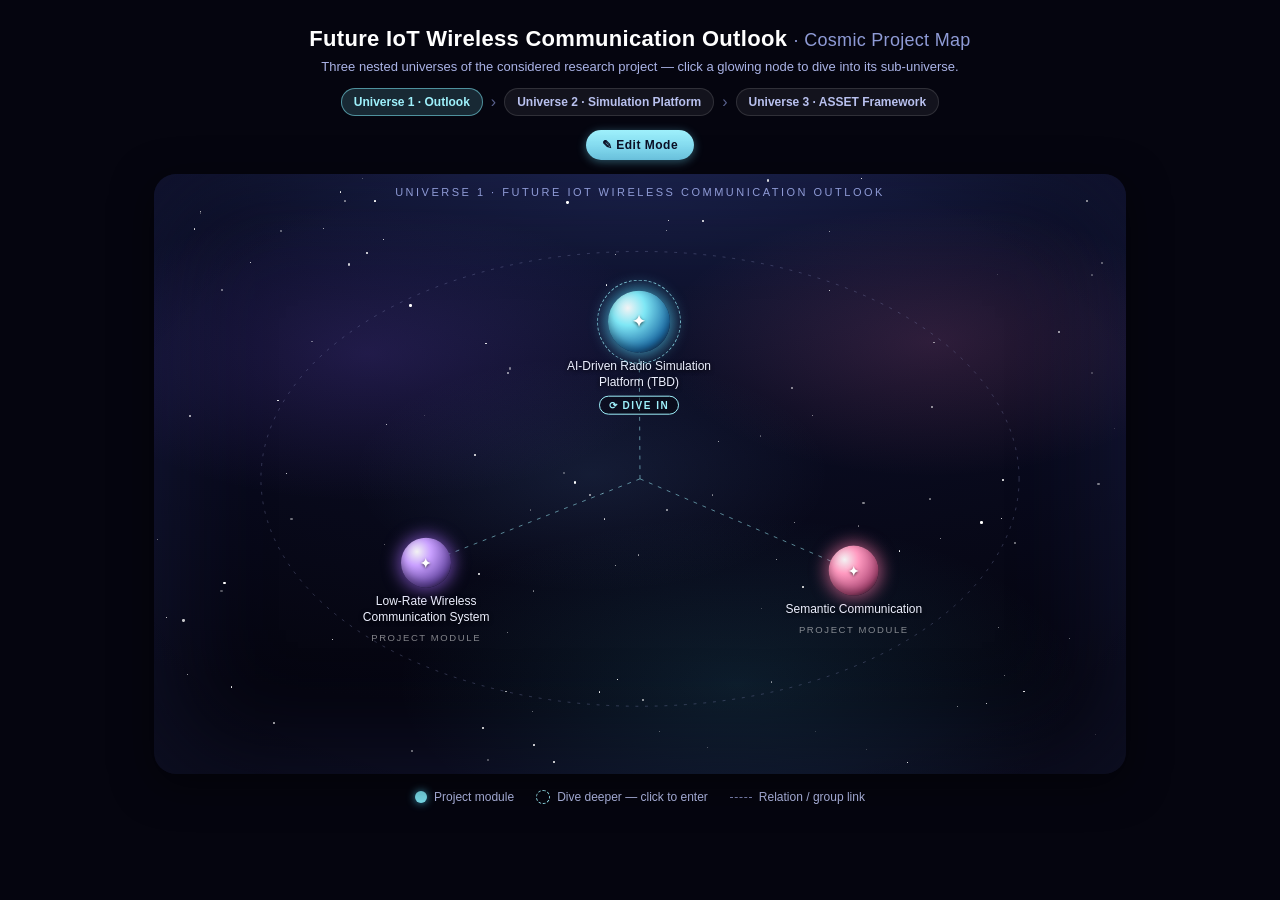
<file: asset_cosmic_map.html>
<!DOCTYPE html>
<html lang="en">
<head>
<meta charset="UTF-8">
<meta name="viewport" content="width=device-width, initial-scale=1.0">
<title>Future IoT Wireless Communication Outlook</title>
<style>
*{box-sizing:border-box;margin:0;padding:0;}
html,body{background:#05050f;}
body{font-family:'Segoe UI',Roboto,'Helvetica Neue',Arial,sans-serif;color:#e9ecff;}
.wrap{max-width:1000px;margin:0 auto;padding:20px 14px 28px;}

.hd{text-align:center;padding:6px 0 14px;}
.title{font-size:22px;font-weight:700;letter-spacing:.3px;color:#fff;}
.title .dim{color:#8f9bd6;font-weight:500;font-size:18px;}
.sub{margin-top:7px;font-size:13px;color:#aab3e6;}
.crumbs{margin-top:14px;display:flex;justify-content:center;align-items:center;gap:8px;flex-wrap:wrap;}
.crumb{padding:6px 12px;border-radius:999px;font-size:12px;font-weight:600;color:#b9c1ef;background:rgba(255,255,255,.06);border:1px solid rgba(255,255,255,.12);cursor:pointer;transition:.2s;}
.crumb.active{background:rgba(127,231,245,.16);border-color:rgba(127,231,245,.55);color:#9ef0fb;}
.crumb:hover{background:rgba(255,255,255,.12);}
.sep{color:#5a628f;}
.editbar{margin-top:14px;display:flex;justify-content:center;align-items:center;gap:10px;flex-wrap:wrap;}
.ebtn{font-size:12px;font-weight:700;letter-spacing:.5px;color:#0b1026;background:linear-gradient(180deg,#9ef0fb,#6fcbe8);border:none;border-radius:999px;padding:8px 16px;cursor:pointer;transition:.2s;box-shadow:0 2px 10px rgba(110,220,250,.4);}
.ebtn:hover{filter:brightness(1.08);}
.ebtn.on{background:linear-gradient(180deg,#ffd98a,#e8b54a);color:#221602;}
.ehint{font-size:11.5px;color:#aab3e6;max-width:540px;}

.stage{position:relative;min-height:600px;border-radius:22px;overflow:hidden;
  background:radial-gradient(120% 90% at 50% 0%, #151b3d 0%, #0a0c22 45%, #05050f 100%);
  box-shadow:inset 0 0 120px rgba(60,70,160,.25), 0 10px 40px rgba(0,0,0,.5);}
.nebula{position:absolute;inset:0;pointer-events:none;
  background:
    radial-gradient(45% 35% at 22% 30%, rgba(120,80,220,.20), transparent 70%),
    radial-gradient(40% 32% at 80% 28%, rgba(230,110,170,.16), transparent 70%),
    radial-gradient(50% 40% at 60% 85%, rgba(60,170,200,.14), transparent 70%),
    radial-gradient(35% 28% at 45% 50%, rgba(120,180,255,.10), transparent 70%);}
.star{position:absolute;border-radius:50%;background:#fff;pointer-events:none;}
.star.tw{animation:tw 3s ease-in-out infinite;}
@keyframes tw{0%,100%{opacity:.12;}50%{opacity:.85;}}
.stage::after{content:"";position:absolute;inset:0;pointer-events:none;background:radial-gradient(90% 90% at 50% 50%, transparent 58%, rgba(0,0,0,.5) 100%);}

.level{position:absolute;inset:0;opacity:0;visibility:hidden;transform:scale(.95);
  transition:opacity .4s ease, transform .4s ease, visibility 0s linear .4s;}
.level.active{opacity:1;visibility:visible;transform:scale(1);
  transition:opacity .4s ease, transform .4s ease, visibility 0s linear 0s;}
.level.leave-deep{transform:scale(1.1);}
.level.leave-shallow{transform:scale(.88);}
.level.enter-deep{transform:scale(1.02);}
.level.enter-shallow{transform:scale(.98);}
.lv-title{position:absolute;top:12px;left:0;right:0;text-align:center;font-size:11px;letter-spacing:2.5px;color:#8f9bd6;text-transform:uppercase;pointer-events:none;}

.links{position:absolute;inset:0;width:100%;height:100%;pointer-events:none;}

.node{position:absolute;transform:translate(-50%,-50%);display:flex;flex-direction:column;align-items:center;gap:6px;cursor:default;z-index:2;}
.node.clickable{cursor:pointer;}
.orb{position:relative;width:50px;height:50px;border-radius:50%;display:flex;align-items:center;justify-content:center;
  background:radial-gradient(circle at 32% 28%, rgba(255,255,255,.95) 0%, var(--c1) 28%, var(--c2) 70%, rgba(15,8,35,.95) 100%);
  box-shadow:0 0 16px 3px var(--glow), inset 0 -4px 8px rgba(0,0,0,.35);
  color:#fff;font-weight:800;font-size:13px;letter-spacing:.5px;}
.orb.core{width:62px;height:62px;font-size:16px;}
.orb .mono{text-shadow:0 1px 3px rgba(0,0,0,.7);}
.node .label{max-width:150px;text-align:center;font-size:12px;line-height:1.32;color:#edf0ff;font-weight:500;text-shadow:0 1px 4px rgba(0,0,0,.9);}
.node .tag{font-size:9.5px;letter-spacing:1.6px;color:rgba(255,255,255,.5);text-transform:uppercase;}
.dive{font-size:10px;font-weight:700;letter-spacing:1.5px;color:var(--dc);background:rgba(0,0,0,.35);border:1px solid var(--dc);padding:3px 9px;border-radius:999px;animation:pulse 1.8s ease-in-out infinite;}
@keyframes pulse{0%,100%{box-shadow:0 0 0 0 rgba(255,255,255,0);}50%{box-shadow:0 0 12px 1px var(--glow);}}
.ring{position:absolute;left:50%;top:50%;width:84px;height:84px;margin-left:-42px;margin-top:-42px;border-radius:50%;border:1.5px dashed var(--dc);opacity:.75;animation:spin 16s linear infinite;pointer-events:none;}
@keyframes spin{to{transform:rotate(360deg);}}
.orbwrap{position:relative;display:flex;align-items:center;justify-content:center;}
.gchip{position:absolute;transform:translate(-50%,-50%);font-size:10.5px;letter-spacing:1.5px;color:var(--gc);text-transform:uppercase;white-space:nowrap;background:rgba(5,5,15,.5);border:1px solid var(--gc);border-radius:999px;padding:4px 11px;z-index:2;}
.pos{display:none;font-size:9.5px;font-weight:600;letter-spacing:.3px;color:#9ef0fb;background:rgba(0,0,0,.55);border:1px solid rgba(158,240,251,.35);padding:1px 6px;border-radius:6px;white-space:nowrap;z-index:3;}
.backbtn{position:absolute;left:12px;bottom:12px;z-index:6;font-size:12px;font-weight:700;letter-spacing:.5px;color:#0b1026;background:linear-gradient(180deg,#c9c3ff,#9e8ce8);border:none;border-radius:999px;padding:8px 16px;cursor:pointer;box-shadow:0 2px 12px rgba(140,120,255,.35);transition:.2s;}
.backbtn:hover{filter:brightness(1.08);}
.editing .pos{display:block;}
.editing .node,.editing .gchip,.editing .asset-orb,.editing .asset-icon{cursor:grab;touch-action:none;}
.editing .node:active,.editing .gchip:active,.editing .asset-orb:active,.editing .asset-icon:active{cursor:grabbing;}
.asset-orb,.asset-icon{position:absolute;transform:translate(-50%,-50%);z-index:2;cursor:default;}
.asset-orb{--size:44px;}
.asset-orb .orb{width:var(--size);height:var(--size);}
.asset-icon{--size:40px;}
.icon-square{width:var(--size);height:var(--size);border-radius:8px;display:flex;align-items:center;justify-content:center;font-weight:900;font-size:calc(var(--size)*0.45);letter-spacing:1px;color:var(--ic);background:rgba(5,5,15,.75);border:2px solid var(--ic);box-shadow:0 0 12px 2px var(--ic), inset 0 0 8px rgba(255,255,255,.08);}
.del-btn{position:absolute;top:-10px;right:-10px;width:20px;height:20px;border-radius:50%;background:#ff2a6d;color:#fff;font-size:13px;font-weight:900;display:none;align-items:center;justify-content:center;cursor:pointer;z-index:5;border:1px solid rgba(255,255,255,.45);box-shadow:0 0 8px rgba(255,42,109,.6);line-height:1;}
.editing .asset-orb .del-btn,.editing .asset-icon .del-btn{display:flex;}
.asset-orb.selected,.asset-icon.selected{outline:2px dashed #9ef0fb;outline-offset:6px;border-radius:10px;}
.inspector{display:none;flex-wrap:wrap;align-items:center;gap:10px;margin-top:10px;padding:10px 14px;background:rgba(10,15,40,.88);border:1px solid rgba(158,240,251,.3);border-radius:12px;font-size:12px;color:#b9c1ef;}
.inspector.show{display:flex;}
.inspector label{display:flex;align-items:center;gap:6px;}
.inspector input[type=range]{width:120px;accent-color:#9ef0fb;}
.inspector input[type=color]{width:34px;height:26px;padding:0;border:1px solid rgba(158,240,251,.4);border-radius:6px;background:transparent;cursor:pointer;}
.inspector .ins-del{background:linear-gradient(180deg,#ff8ab8,#ff2a6d);color:#fff;border:none;border-radius:999px;padding:5px 12px;font-size:11px;font-weight:700;cursor:pointer;box-shadow:0 2px 8px rgba(255,42,109,.4);}
.inspector #insLabel{font-weight:700;color:#9ef0fb;}

.asset-tooltip{position:absolute;left:calc(100% + 12px);top:50%;transform:translateY(-50%) translateX(4px);
  padding:6px 12px;background:rgba(8,12,30,.92);border:1px solid rgba(158,240,251,.35);border-radius:8px;
  font-size:11px;font-weight:600;letter-spacing:1.2px;color:#9ef0fb;
  text-shadow:0 0 8px rgba(158,240,251,.4);
  box-shadow:0 0 14px rgba(158,240,251,.18),0 4px 18px rgba(0,0,0,.55);
  max-width:240px;white-space:normal;text-align:left;line-height:1.45;
  opacity:0;pointer-events:none;transition:opacity .25s ease,transform .25s ease;z-index:10;}
.asset-tooltip.show{opacity:1;transform:translateY(-50%) translateX(0);}
.asset-tooltip::before{content:'';position:absolute;top:50%;right:100%;margin-top:-6px;border:6px solid transparent;border-right-color:rgba(158,240,251,.35);}
.asset-tooltip::after{content:'';position:absolute;top:50%;right:100%;margin-top:-5px;margin-right:1px;border:5px solid transparent;border-right-color:rgba(8,12,30,.92);}
.node:hover,.asset-orb:hover{z-index:100;}

.legend{display:flex;flex-wrap:wrap;gap:14px 22px;justify-content:center;margin-top:16px;font-size:12px;color:#b9c1ef;}
.legend .li{display:flex;align-items:center;gap:7px;}
.legend .dot{width:12px;height:12px;border-radius:50%;display:inline-block;}
.legend .ldot{width:14px;height:14px;border-radius:50%;border:1.5px dashed #9ef0fb;display:inline-block;}
.legend .ln{width:22px;height:0;border-top:1.5px dashed #7f86b5;display:inline-block;}

@media (max-width:560px){
  .title{font-size:18px;} .title .dim{font-size:15px;}
  .sub{font-size:12px;}
  .stage{min-height:640px;}
  .orb{width:40px;height:40px;font-size:11px;}
  .orb.core{width:48px;height:48px;font-size:14px;}
  .ring{width:66px;height:66px;margin-left:-33px;margin-top:-33px;}
  .node .label{max-width:96px;font-size:10.5px;line-height:1.25;}
  .dive{font-size:9px;padding:2px 7px;}
  .gchip{font-size:9px;padding:3px 8px;}
  .backbtn{left:8px;bottom:8px;font-size:11px;padding:7px 13px;}
  .asset-orb{--size:34px;}
  .asset-icon{--size:32px;}
}
</style>
</head>
<body>
<div class="wrap">
  <div class="hd">
    <div class="title">Future IoT Wireless Communication Outlook <span class="dim">· Cosmic Project Map</span></div>
    <div class="sub">Three nested universes of the considered research project — click a glowing node to dive into its sub-universe.</div>
    <div class="crumbs">
      <span class="crumb active" data-l="1">Universe 1 · Outlook</span><span class="sep">›</span>
      <span class="crumb" data-l="2">Universe 2 · Simulation Platform</span><span class="sep">›</span>
      <span class="crumb" data-l="3">Universe 3 · ASSET Framework</span>
    </div>
    <div class="editbar">
      <button id="editBtn" class="ebtn" type="button">✎ Edit Mode</button>
      <button id="copyBtn" class="ebtn" type="button" style="display:none;">📋 Copy positions</button>
      <button id="addOrbBtn" class="ebtn" type="button" style="display:none;">+ Orb</button>
      <button id="addPBtn" class="ebtn" type="button" style="display:none;">+ P</button>
      <button id="addCBtn" class="ebtn" type="button" style="display:none;">+ C</button>
      <button id="addRBtn" class="ebtn" type="button" style="display:none;">+ R</button>
      <span id="editHint" class="ehint" style="display:none;">Drag any module to reposition, or use + buttons to add orbs and P/C/R icons. When done, click Copy positions and paste the list into chat, or just tell me the positions.</span>
      <div id="inspector" class="inspector">
        <span id="insLabel">Selected: —</span>
        <label>Size <input id="insSize" type="range" min="20" max="120" value="44"></label>
        <label>Color <input id="insColor" type="color" value="#7fe7f5"></label>
        <button id="insDel" class="ins-del" type="button">🗑 Delete</button>
      </div>
    </div>
  </div>

  <div class="stage" id="stage">
    <div class="nebula" id="nebula"></div>

    <!-- LEVEL 1 : THE PROJECT UNIVERSE -->
    <div class="level active" id="lv1">
      <div class="lv-title">Universe 1 · Future IoT Wireless Communication Outlook</div>
      <svg class="links" viewBox="0 0 1000 620" preserveAspectRatio="none">
        <ellipse cx="500" cy="315" rx="390" ry="235" stroke="#7f86b5" stroke-dasharray="3 7" fill="none" opacity=".35"/>
        <line x1="500" y1="315" x2="499" y2="184.76" stroke="#9ef0fb" stroke-dasharray="4 6" opacity=".55" data-src-xy="500,315" data-dst="g1"/>
        <line x1="500" y1="315" x2="280" y2="430" stroke="#9ef0fb" stroke-dasharray="4 6" opacity=".55" data-src-xy="500,315" data-dst="g2"/>
        <line x1="500" y1="315" x2="720" y2="430" stroke="#9ef0fb" stroke-dasharray="4 6" opacity=".55" data-src-xy="500,315" data-dst="g3"/>
      </svg>
      <div class="node clickable" data-id="g1" style="left:49.9%;top:29.8%;--dc:#9ef0fb;--glow:rgba(80,200,235,.7);" data-goto="2">
        <div class="orbwrap">
          <div class="ring"></div>
          <div class="orb core" style="--c1:#7fe7f5;--c2:#1f6fa8;--glow:rgba(80,200,235,.7);"><span class="mono">✦</span></div>
        </div>
        <div class="label">AI-Driven Radio Simulation Platform (TBD)</div>
        <div class="dive">⟳ DIVE IN</div>
      </div>
      <div class="node" data-id="g2" style="left:28%;top:69.4%;">
        <div class="orb" style="--c1:#c9a0ff;--c2:#6a4aa8;--glow:rgba(170,110,255,.6);"><span class="mono">✦</span></div>
        <div class="label">Low-Rate Wireless Communication System</div>
        <div class="tag">Project Module</div>
      </div>
      <div class="node" data-id="g3" style="left:72%;top:69.4%;">
        <div class="orb" style="--c1:#ff9ac0;--c2:#b04a78;--glow:rgba(255,120,170,.6);"><span class="mono">✦</span></div>
        <div class="label">Semantic Communication</div>
        <div class="tag">Project Module</div>
      </div>
    </div>

    <!-- LEVEL 2 : THE ASSET UNIVERSE -->
    <div class="level" id="lv2">
      <div class="lv-title">Universe 2 · AI-Driven Radio Simulation Platform (TBD)</div>
      <svg class="links" viewBox="0 0 1000 620" preserveAspectRatio="none">
        <!-- orbit rings removed to fit the new freeform layout -->
        <line x1="500" y1="334.8" x2="342" y2="193.44" stroke="#b98cff" stroke-dasharray="3 5" opacity=".5" data-src="asset" data-dst="a1"/>
        <line x1="500" y1="334.8" x2="152" y2="234.36" stroke="#b98cff" stroke-dasharray="3 5" opacity=".5" data-src="asset" data-dst="a2"/>
        <line x1="500" y1="334.8" x2="165" y2="441.44" stroke="#b98cff" stroke-dasharray="3 5" opacity=".5" data-src="asset" data-dst="a3"/>
        <line x1="500" y1="334.8" x2="348" y2="481.74" stroke="#b98cff" stroke-dasharray="3 5" opacity=".5" data-src="asset" data-dst="a4"/>
        <line x1="500" y1="334.8" x2="627" y2="196.54" stroke="#ff8ab8" stroke-dasharray="3 5" opacity=".5" data-src="asset" data-dst="b1"/>
        <line x1="500" y1="334.8" x2="780" y2="195.3" stroke="#ff8ab8" stroke-dasharray="3 5" opacity=".5" data-src="asset" data-dst="b2"/>
        <line x1="500" y1="334.8" x2="886" y2="345.96" stroke="#ff8ab8" stroke-dasharray="3 5" opacity=".5" data-src="asset" data-dst="b3"/>
        <line x1="500" y1="334.8" x2="806" y2="456.94" stroke="#ff8ab8" stroke-dasharray="3 5" opacity=".5" data-src="asset" data-dst="b4"/>
        <line x1="500" y1="334.8" x2="633" y2="473.06" stroke="#ff8ab8" stroke-dasharray="3 5" opacity=".5" data-src="asset" data-dst="b5"/>
      </svg>
      <div class="gchip" data-id="chip1" style="left:20%;top:15%;--gc:#b98cff;">Project 1 · Large-Scale Radio Simulation</div>
      <div class="gchip" data-id="chip2" style="left:80%;top:15%;--gc:#ff8ab8;">Project 2 · Small-Scale Radio Simulation</div>
      <div class="node clickable" data-id="asset" style="left:50%;top:54%;--dc:#ffd98a;--glow:rgba(255,190,100,.7);" data-goto="3">
        <div class="orbwrap">
          <div class="ring"></div>
          <div class="orb core" style="--c1:#ffe08a;--c2:#c07a20;--glow:rgba(255,190,100,.7);"><span class="mono">✦</span></div>
        </div>
        <div class="label">ASSET Framework</div>
        <div class="dive">⟳ DIVE IN</div>
      </div>
      <div class="node" data-id="a1" style="left:34.2%;top:31.2%;">
        <div class="orb" style="--c1:#c9a0ff;--c2:#6a4aa8;--glow:rgba(170,110,255,.6);"><span class="mono">✦</span></div>
        <div class="label">Federated Transfer Learning</div>
        <div class="tag">Module</div>
      </div>
      <div class="node" data-id="a2" style="left:15.2%;top:37.8%;">
        <div class="orb" style="--c1:#c9a0ff;--c2:#6a4aa8;--glow:rgba(170,110,255,.6);"><span class="mono">✦</span></div>
        <div class="label">Geospatial Clustering</div>
        <div class="tag">Module</div>
      </div>
      <div class="node" data-id="a3" style="left:15.2%;top:71.2%;">
        <div class="orb" style="--c1:#c9a0ff;--c2:#6a4aa8;--glow:rgba(170,110,255,.6);"><span class="mono">✦</span></div>
        <div class="label">Weighted Knowledge Fusion Mechanism</div>
        <div class="tag">Module</div>
      </div>
      <div class="node" data-id="a4" style="left:34.8%;top:77.7%;">
        <div class="orb" style="--c1:#c9a0ff;--c2:#6a4aa8;--glow:rgba(170,110,255,.6);"><span class="mono">✦</span></div>
        <div class="label">Large-Scale Spatial Modeling (LSSM)</div>
        <div class="tag">Module</div>
      </div>
      <div class="node" data-id="b1" style="left:65.8%;top:31.2%;">
        <div class="orb" style="--c1:#ff9ac0;--c2:#b04a78;--glow:rgba(255,120,170,.6);"><span class="mono">✦</span></div>
        <div class="label">3DGS</div>
        <div class="tag">Module</div>
      </div>
      <div class="node" data-id="b2" style="left:80%;top:37.8%;">
        <div class="orb" style="--c1:#ff9ac0;--c2:#b04a78;--glow:rgba(255,120,170,.6);"><span class="mono">✦</span></div>
        <div class="label">UE5</div>
        <div class="tag">Module</div>
      </div>
      <div class="node" data-id="b3" style="left:88.6%;top:55.8%;">
        <div class="orb" style="--c1:#ff9ac0;--c2:#b04a78;--glow:rgba(255,120,170,.6);"><span class="mono">✦</span></div>
        <div class="label">Physical Phenomena Simulation</div>
        <div class="tag">Module</div>
      </div>
      <div class="node" data-id="b4" style="left:80%;top:71.2%;">
        <div class="orb" style="--c1:#ff9ac0;--c2:#b04a78;--glow:rgba(255,120,170,.6);"><span class="mono">✦</span></div>
        <div class="label">Measured-Data Calibration</div>
        <div class="tag">Module</div>
      </div>
      <div class="node" data-id="b5" style="left:65.2%;top:77.7%;">
        <div class="orb" style="--c1:#ff9ac0;--c2:#b04a78;--glow:rgba(255,120,170,.6);"><span class="mono">✦</span></div>
        <div class="label">Small-Scale Spatial Modeling (SSSM)</div>
        <div class="tag">Module</div>
      </div>
    </div>

    <!-- LEVEL 3 : THE TRANSFER-LEARNING UNIVERSE -->
    <div class="level" id="lv3">
      <div class="lv-title">Universe 3 · ASSET Framework</div>
      <svg class="links" viewBox="0 0 1000 620" preserveAspectRatio="none">
        <line x1="503" y1="356.5" x2="501" y2="136.4" stroke="#9ef0fb" stroke-dasharray="3 5" opacity=".5" data-src="tls" data-dst="c1"/>
        <line x1="503" y1="356.5" x2="300" y2="469.96" stroke="#ffd98a" stroke-dasharray="3 5" opacity=".5" data-src="tls" data-dst="c2"/>
        <line x1="503" y1="356.5" x2="695" y2="476.78" stroke="#ffd98a" stroke-dasharray="3 5" opacity=".5" data-src="tls" data-dst="c3"/>
      </svg>
      <div class="gchip" data-id="chip3" style="left:62%;top:38.5%;--gc:#9ef0fb;">Part I</div>
      <div class="gchip" data-id="chip4" style="left:50%;top:80%;--gc:#ffd98a;">Part II</div>
      <div class="node" data-id="tls" style="left:50.3%;top:57.5%;" data-tooltip="PP_R">
        <div class="orb core" style="--c1:#7fe7f5;--c2:#1f6fa8;--glow:rgba(80,200,235,.7);"><span class="mono">✦</span></div>
        <div class="label">Transfer Learning Based Radio Simulation System</div>
        <div class="tag">System Core</div>
      </div>
      <div class="node" data-id="c1" style="left:50.1%;top:22%;">
        <div class="orb" style="--c1:#7fe7f5;--c2:#1f6fa8;--glow:rgba(80,200,235,.6);"><span class="mono">✦</span></div>
        <div class="label">URAS Active Sampling</div>
        <div class="tag">Module</div>
      </div>
      <div class="node" data-id="c2" style="left:30%;top:75.8%;">
        <div class="orb" style="--c1:#ffd98a;--c2:#b07420;--glow:rgba(255,190,100,.6);"><span class="mono">✦</span></div>
        <div class="label">Active Update</div>
        <div class="tag">Module</div>
      </div>
      <div class="node" data-id="c3" style="left:69.5%;top:76.9%;">
        <div class="orb" style="--c1:#ffd98a;--c2:#b07420;--glow:rgba(255,190,100,.6);"><span class="mono">✦</span></div>
        <div class="label">Knowledge Fusion</div>
        <div class="tag">Module</div>
      </div>
    </div>
    <button id="backBtn" class="backbtn" type="button" style="display:none;">← Back</button>
  </div>

  <div class="legend">
    <span class="li"><span class="dot" style="background:#7fe7f5;box-shadow:0 0 8px rgba(80,200,235,.8);"></span>Project module</span>
    <span class="li"><span class="ldot"></span>Dive deeper — click to enter</span>
    <span class="li"><span class="ln"></span>Relation / group link</span>
  </div>
</div>

<script>
(function(){
  try{
    var nebula=document.getElementById('nebula');
    if(nebula){
      for(var i=0;i<110;i++){
        var s=document.createElement('div');
        var tw=Math.random()<0.45;
        s.className=tw?'star tw':'star';
        var sz=Math.random()*2+0.6;
        s.style.width=sz+'px'; s.style.height=sz+'px';
        s.style.left=(Math.random()*100)+'%';
        s.style.top=(Math.random()*100)+'%';
        if(!tw){ s.style.opacity=(0.25+Math.random()*0.6); }
        if(tw){ s.style.animationDelay=(Math.random()*3)+'s'; }
        nebula.appendChild(s);
      }
    }
    var state={current:1,busy:false};
    var levels={1:document.getElementById('lv1'),2:document.getElementById('lv2'),3:document.getElementById('lv3')};
    var crumbs=document.querySelectorAll('.crumb');
    function setCrumb(l){
      for(var i=0;i<crumbs.length;i++){
        if(parseInt(crumbs[i].getAttribute('data-l'),10)===l){ crumbs[i].classList.add('active'); }
        else{ crumbs[i].classList.remove('active'); }
      }
    }
    function go(n){
      if(n===state.current||state.busy){ return; }
      var cur=levels[state.current];
      var nxt=levels[n];
      if(!cur||!nxt){ return; }
      state.busy=true;
      var deeper=n>state.current;
      nxt.classList.add('active');
      if(deeper){ cur.classList.add('leave-deep'); nxt.classList.add('enter-deep'); }
      else{ cur.classList.add('leave-shallow'); nxt.classList.add('enter-shallow'); }
      state.current=n;
      setCrumb(n);
      updateBack();
      setTimeout(function(){
        cur.classList.remove('active','leave-deep','leave-shallow');
        nxt.classList.remove('enter-deep','enter-shallow');
        state.busy=false;
      },430);
    }
    var clickables=document.querySelectorAll('.node.clickable');
    for(var k=0;k<clickables.length;k++){
      clickables[k].addEventListener('click',function(){
        if(editing){ return; }
        var t=this.getAttribute('data-goto');
        if(t){ go(parseInt(t,10)); }
      });
    }
    for(var m=0;m<crumbs.length;m++){
      crumbs[m].addEventListener('click',function(){
        go(parseInt(this.getAttribute('data-l'),10));
      });
    }

    // Back-to-previous-universe button
    var backBtn=document.getElementById('backBtn');
    function updateBack(){
      if(!backBtn){ return; }
      if(state.current>1){
        backBtn.style.display='inline-block';
        backBtn.textContent='← Back to Universe '+(state.current-1);
      }else{
        backBtn.style.display='none';
      }
    }
    if(backBtn){ backBtn.addEventListener('click',function(){ go(state.current-1); }); }
    updateBack();

    // ================= Edit mode: drag to reposition =================
    var editing=false;
    var editBtn=document.getElementById('editBtn');
    var copyBtn=document.getElementById('copyBtn');
    var editHint=document.getElementById('editHint');
    var addOrbBtn=document.getElementById('addOrbBtn');
    var addPBtn=document.getElementById('addPBtn');
    var addCBtn=document.getElementById('addCBtn');
    var addRBtn=document.getElementById('addRBtn');
    var inspector=document.getElementById('inspector');
    var insLabel=document.getElementById('insLabel');
    var insSize=document.getElementById('insSize');
    var insColor=document.getElementById('insColor');
    var insDel=document.getElementById('insDel');
    var selectedEl=null;
    var wrap=document.querySelector('.wrap');
    var MOVABLE='.node, .gchip, .asset-orb, .asset-icon';
    var allPos=stage.querySelectorAll(MOVABLE);
    var nodeById={};
    for(var pi=0;pi<allPos.length;pi++){ nodeById[allPos[pi].getAttribute('data-id')]=allPos[pi]; }
    function clampV(v,a,b){ return Math.max(a, Math.min(b, v)); }
    function makeReadouts(){
      var items=stage.querySelectorAll(MOVABLE);
      for(var i=0;i<items.length;i++){
        var n=items[i];
        if(n && !n.querySelector('.pos')){
          var b=document.createElement('div');
          b.className='pos';
          b.textContent='L '+parseFloat(n.style.left).toFixed(1)+'% · T '+parseFloat(n.style.top).toFixed(1)+'%';
          n.appendChild(b);
        }
      }
    }
    function updateReadout(el){
      var p=el.querySelector('.pos');
      if(p){ p.textContent='L '+parseFloat(el.style.left).toFixed(1)+'% · T '+parseFloat(el.style.top).toFixed(1)+'%'; }
    }
    function centerOf(el){
      var sr=stage.getBoundingClientRect();
      var tgt=el.querySelector('.orb')||el;
      var r=tgt.getBoundingClientRect();
      return [ (r.left-sr.left+r.width/2)/sr.width*1000,
               (r.top-sr.top+r.height/2)/sr.height*620 ];
    }
    function updateLines(id){
      var lines=stage.querySelectorAll('line');
      for(var i=0;i<lines.length;i++){
        var ln=lines[i];
        if(ln.getAttribute('data-dst')!==id && ln.getAttribute('data-src')!==id){ continue; }
        var a, b;
        if(ln.hasAttribute('data-src-xy')){ a=ln.getAttribute('data-src-xy').split(',').map(Number); }
        else{ var se=nodeById[ln.getAttribute('data-src')]; a=se?centerOf(se):[500,300]; }
        var de=nodeById[ln.getAttribute('data-dst')]; b=de?centerOf(de):[500,300];
        ln.setAttribute('x1',a[0]); ln.setAttribute('y1',a[1]);
        ln.setAttribute('x2',b[0]); ln.setAttribute('y2',b[1]);
      }
    }
    var dragState=null;
    function onDown(e){
      if(!editing){ return; }
      if(e.target.closest('.del-btn')){ return; }
      var t=e.target.closest(MOVABLE);
      if(!t || !stage.contains(t)){ return; }
      var r=stage.getBoundingClientRect();
      dragState={el:t, startX:e.clientX, startY:e.clientY,
        baseL:parseFloat(t.style.left)||0, baseT:parseFloat(t.style.top)||0, rect:r, moved:false};
      clearTimeout(tooltipTimer);
      var tips=stage.querySelectorAll('.asset-tooltip.show');
      for(var ti=0;ti<tips.length;ti++){ tips[ti].classList.remove('show'); }
      try{ t.setPointerCapture(e.pointerId); }catch(err){}
      e.preventDefault();
    }
    function onMove(e){
      if(!dragState){ return; }
      dragState.moved=true;
      var dx=e.clientX-dragState.startX, dy=e.clientY-dragState.startY;
      var newL=clampV(dragState.baseL + dx/dragState.rect.width*100, 1, 99);
      var newT=clampV(dragState.baseT + dy/dragState.rect.height*100, 1, 99);
      dragState.el.style.left=newL.toFixed(1)+'%';
      dragState.el.style.top=newT.toFixed(1)+'%';
      updateReadout(dragState.el);
      var id=dragState.el.getAttribute('data-id');
      if(id){ updateLines(id); }
    }
    function onUp(e){
      var wasMoved=dragState&&dragState.moved;
      var movedEl=dragState?dragState.el:null;
      if(dragState && !dragState.moved && editing){
        var el=dragState.el;
        if(el && (el.classList.contains('asset-orb')||el.classList.contains('asset-icon'))){
          selectAsset(el);
        }else{
          deselect();
        }
      }
      dragState=null;
      if(wasMoved && movedEl && (movedEl.classList.contains('asset-orb')||movedEl.classList.contains('asset-icon'))){
        saveAssets();
      }
    }

    // ---- Add placeholder assets (orbs & P/C/R square icons) ----
    var assetCounter={orb:0,p:0,c:0,r:0};
    function addAsset(type, opts){
      opts=opts||{};
      var el=document.createElement('div');
      var key=type.toLowerCase();
      var num;
      if(opts.id){
        var m=opts.id.match(/-(\d+)$/);
        num=m?parseInt(m[1],10):0;
        assetCounter[key]=Math.max(assetCounter[key]||0, num);
      }else{
        assetCounter[key]=(assetCounter[key]||0)+1;
        num=assetCounter[key];
      }
      var id=opts.id||(key+'-'+num);
      if(type==='orb'){
        el.className='asset-orb';
        var c1=opts.color||'#7fe7f5';
        var glow=opts.glow||opts.color||'rgba(80,200,235,.7)';
        el.innerHTML='<div class="del-btn">×</div><div class="orb" style="--c1:'+c1+';--c2:#1f6fa8;--glow:'+glow+';"><span class="mono">✦</span></div>';
      }else{
        el.className='asset-icon';
        var colors={P:'#9ef0fb',C:'#ffd98a',R:'#ff9ac0'};
        var ic=opts.color||colors[type]||'#9ef0fb';
        el.innerHTML='<div class="del-btn">×</div><div class="icon-square" style="--ic:'+ic+';">'+type+'</div>';
      }
      el.setAttribute('data-id',id);
      el.style.left=opts.left||((22+Math.random()*56).toFixed(1)+'%');
      el.style.top=opts.top||((32+Math.random()*36).toFixed(1)+'%');
      if(opts.size){ el.style.setProperty('--size', opts.size); }
      var activeLevel=stage.querySelector('.level.active');
      (activeLevel||stage).appendChild(el);
      nodeById[id]=el;
      if(editing){ makeReadouts(); }
    }

    // ---- Persist added assets to localStorage ----
    var ASSET_KEY='cosmic_map_assets_v1';
    function saveAssets(){
      var list=[];
      var els=stage.querySelectorAll('.asset-orb, .asset-icon');
      for(var i=0;i<els.length;i++){
        var el=els[i];
        var id=el.getAttribute('data-id');
        var isOrb=el.classList.contains('asset-orb');
        var type=isOrb?'orb':(el.querySelector('.icon-square')?el.querySelector('.icon-square').textContent:'P');
        var child=isOrb?el.querySelector('.orb'):el.querySelector('.icon-square');
        var color=isOrb?(child.style.getPropertyValue('--c1')||'#7fe7f5'):(child.style.getPropertyValue('--ic')||'#9ef0fb');
        var glow=isOrb?(child.style.getPropertyValue('--glow')||''):'';
        list.push({
          id:id, type:type,
          left:el.style.left, top:el.style.top,
          size:el.style.getPropertyValue('--size')||'',
          color:color.trim(), glow:glow.trim()
        });
      }
      try{ localStorage.setItem(ASSET_KEY, JSON.stringify(list)); }catch(e){}
    }
    function loadAssets(){
      try{
        var raw=localStorage.getItem(ASSET_KEY);
        if(!raw) return;
        var list=JSON.parse(raw);
        for(var i=0;i<list.length;i++){
          var a=list[i];
          addAsset(a.type, {id:a.id, left:a.left, top:a.top, size:a.size, color:a.color, glow:a.glow});
        }
      }catch(e){}
    }
    if(addOrbBtn){ addOrbBtn.addEventListener('click',function(){ addAsset('orb'); saveAssets(); }); }
    if(addPBtn){ addPBtn.addEventListener('click',function(){ addAsset('P'); saveAssets(); }); }
    if(addCBtn){ addCBtn.addEventListener('click',function(){ addAsset('C'); saveAssets(); }); }
    if(addRBtn){ addRBtn.addEventListener('click',function(){ addAsset('R'); saveAssets(); }); }
    function setAddBtns(show){
      var d=show?'inline-block':'none';
      if(addOrbBtn){ addOrbBtn.style.display=d; }
      if(addPBtn){ addPBtn.style.display=d; }
      if(addCBtn){ addCBtn.style.display=d; }
      if(addRBtn){ addRBtn.style.display=d; }
    }
    function selectAsset(el){
      deselect();
      selectedEl=el;
      el.classList.add('selected');
      if(inspector){ inspector.classList.add('show'); }
      if(insLabel){ insLabel.textContent='Selected: '+el.getAttribute('data-id'); }
      var size=parseFloat(getComputedStyle(el).getPropertyValue('--size'))||44;
      if(insSize){ insSize.value=Math.round(size); }
      if(insColor){
        var isOrb=el.classList.contains('asset-orb');
        var child=isOrb?el.querySelector('.orb'):el.querySelector('.icon-square');
        var prop=isOrb?'--c1':'--ic';
        var def=isOrb?'#7fe7f5':'#9ef0fb';
        var c=(child&&child.style.getPropertyValue(prop))||def;
        insColor.value=c.trim();
      }
    }
    function deselect(){
      if(selectedEl){ selectedEl.classList.remove('selected'); }
      selectedEl=null;
      if(inspector){ inspector.classList.remove('show'); }
    }
    function deleteAsset(el){
      var id=el.getAttribute('data-id');
      if(id){ delete nodeById[id]; }
      if(selectedEl===el){ deselect(); }
      el.remove();
      saveAssets();
    }
    if(editBtn){
      editBtn.addEventListener('click',function(){
        editing=!editing;
        if(wrap){ wrap.classList.toggle('editing', editing); }
        editBtn.textContent=editing?'✓ Done':'✎ Edit Mode';
        editBtn.classList.toggle('on', editing);
        if(copyBtn){ copyBtn.style.display=editing?'inline-block':'none'; }
        if(editHint){ editHint.style.display=editing?'inline-block':'none'; }
        setAddBtns(editing);
        if(!editing){ deselect(); }
        if(editing){ makeReadouts(); }
      });
    }
    if(copyBtn){
      copyBtn.addEventListener('click',function(){
        var arr=[];
        var items=stage.querySelectorAll(MOVABLE);
        for(var i=0;i<items.length;i++){
          var id=items[i].getAttribute('data-id');
          if(id){ arr.push(id+' : left='+items[i].style.left+'  top='+items[i].style.top); }
        }
        var text=arr.join('\n');
        var ta=document.createElement('textarea');
        ta.value=text;
        ta.style.position='fixed'; ta.style.opacity='0';
        document.body.appendChild(ta);
        ta.select();
        var ok=false;
        try{ ok=document.execCommand('copy'); }catch(err){}
        document.body.removeChild(ta);
        if(editHint){
          editHint.textContent=ok
            ?'Copied! Paste the list into chat and I will lock it into the file.'
            :'Copy failed — screenshot or read the numbers aloud instead.';
          setTimeout(function(){
            editHint.textContent='Drag any module to reposition, or use + buttons to add orbs and P/C/R icons. When done, click Copy positions and paste the list into chat, or just tell me the positions.';
          }, 3500);
        }
      });
    }

    // ---- Inspector: size / color / delete for the selected asset ----
    if(insSize){ insSize.addEventListener('input', function(){ if(selectedEl){ selectedEl.style.setProperty('--size', this.value+'px'); saveAssets(); } }); }
    if(insColor){ insColor.addEventListener('input', function(){
      if(!selectedEl){ return; }
      var c=this.value;
      if(selectedEl.classList.contains('asset-orb')){
        var orbEl=selectedEl.querySelector('.orb');
        if(orbEl){ orbEl.style.setProperty('--c1', c); orbEl.style.setProperty('--glow', c); }
      }else{
        var iconEl=selectedEl.querySelector('.icon-square');
        if(iconEl){ iconEl.style.setProperty('--ic', c); }
      }
      saveAssets();
    }); }
    if(insDel){ insDel.addEventListener('click', function(){ if(selectedEl){ deleteAsset(selectedEl); } }); }
    document.addEventListener('click', function(e){
      if(!editing){ return; }
      var del=e.target.closest('.del-btn');
      if(del){
        var ast=del.closest('.asset-orb, .asset-icon');
        if(ast){ deleteAsset(ast); }
        return;
      }
      if(e.target.closest('.asset-orb, .asset-icon, #inspector, .editbar')){ return; }
      deselect();
    });

    // ---- Hover tooltip for orbs (added assets + original nodes) ----
    var tooltipTimer=null;
    function getTooltip(el){
      var tip=el.querySelector('.asset-tooltip');
      if(!tip){
        tip=document.createElement('div');
        tip.className='asset-tooltip';
        el.appendChild(tip);
      }
      return tip;
    }
    stage.addEventListener('mouseover', function(e){
      var el=e.target.closest('.asset-orb, .node');
      if(!el || !stage.contains(el)){ return; }
      if(e.relatedTarget && el.contains(e.relatedTarget)){ return; }
      var text=el.getAttribute('data-tooltip');
      if(!text){ return; }
      clearTimeout(tooltipTimer);
      var tip=getTooltip(el);
      tip.innerHTML=text;
      tooltipTimer=setTimeout(function(){
        if(!dragState){ tip.classList.add('show'); }
      }, 2000);
    });
    stage.addEventListener('mouseout', function(e){
      var el=e.target.closest('.asset-orb, .node');
      if(!el){ return; }
      if(e.relatedTarget && el.contains(e.relatedTarget)){ return; }
      clearTimeout(tooltipTimer);
      var tip=el.querySelector('.asset-tooltip');
      if(tip){ tip.classList.remove('show'); }
    });

    document.addEventListener('pointerdown', onDown);
    document.addEventListener('pointermove', onMove);
    document.addEventListener('pointerup', onUp);

    // restore persisted added assets
    loadAssets();
    // initialize all line endpoints to sphere centers on load
    for(var li in nodeById){
      if(nodeById.hasOwnProperty(li)){ updateLines(li); }
    }
  }catch(err){ console.error(err); }
})();
</script>
</body>
</html>
</file>
